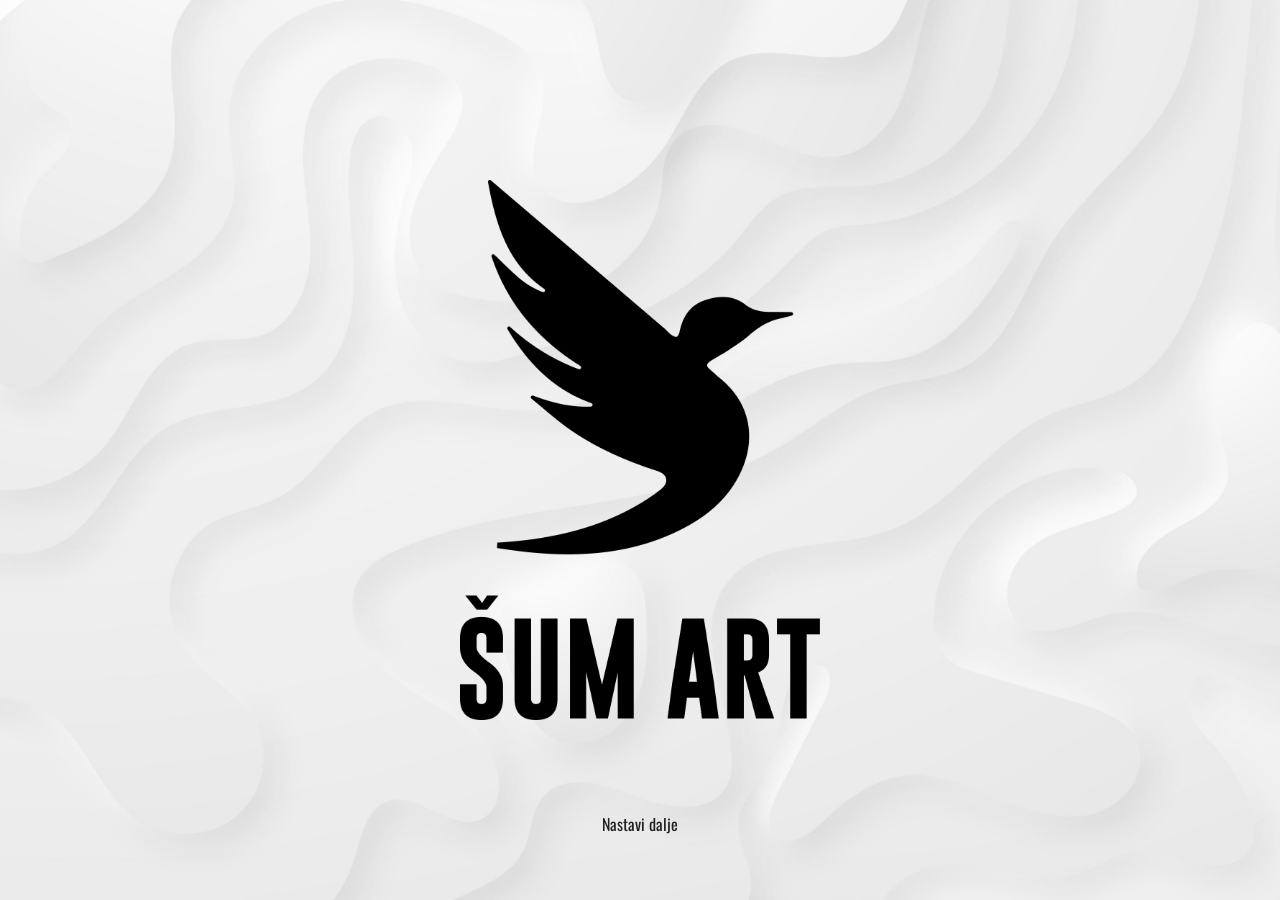
<file: index.html>
<!doctype html>
<html lang="sr">
  <head>
    <meta charset="utf-8">
    <meta name="viewport" content="width=device-width, initial-scale=1">
    <title>ŠumArt</title>
    <link rel="preconnect" href="https://fonts.googleapis.com">
    <link rel="preconnect" href="https://fonts.gstatic.com" crossorigin>
    <link href="https://fonts.googleapis.com/css2?family=EB+Garamond:ital,wght@0,400..800;1,400..800&family=Oswald:wght@400;500&display=swap" rel="stylesheet">
    <link rel="stylesheet" href="styles.css">
  </head>
  <body class="landing-page">
    <main class="intro" aria-label="ŠumArt početna strana">
      <section class="intro__stage">
        <img class="intro__logo" src="LOGO%202.png" alt="ŠumArt">
      </section>

      <button class="continue-button" type="button" id="continueButton">
        Nastavi dalje
      </button>
    </main>

    <script src="script.js"></script>
  </body>
</html>
</file>
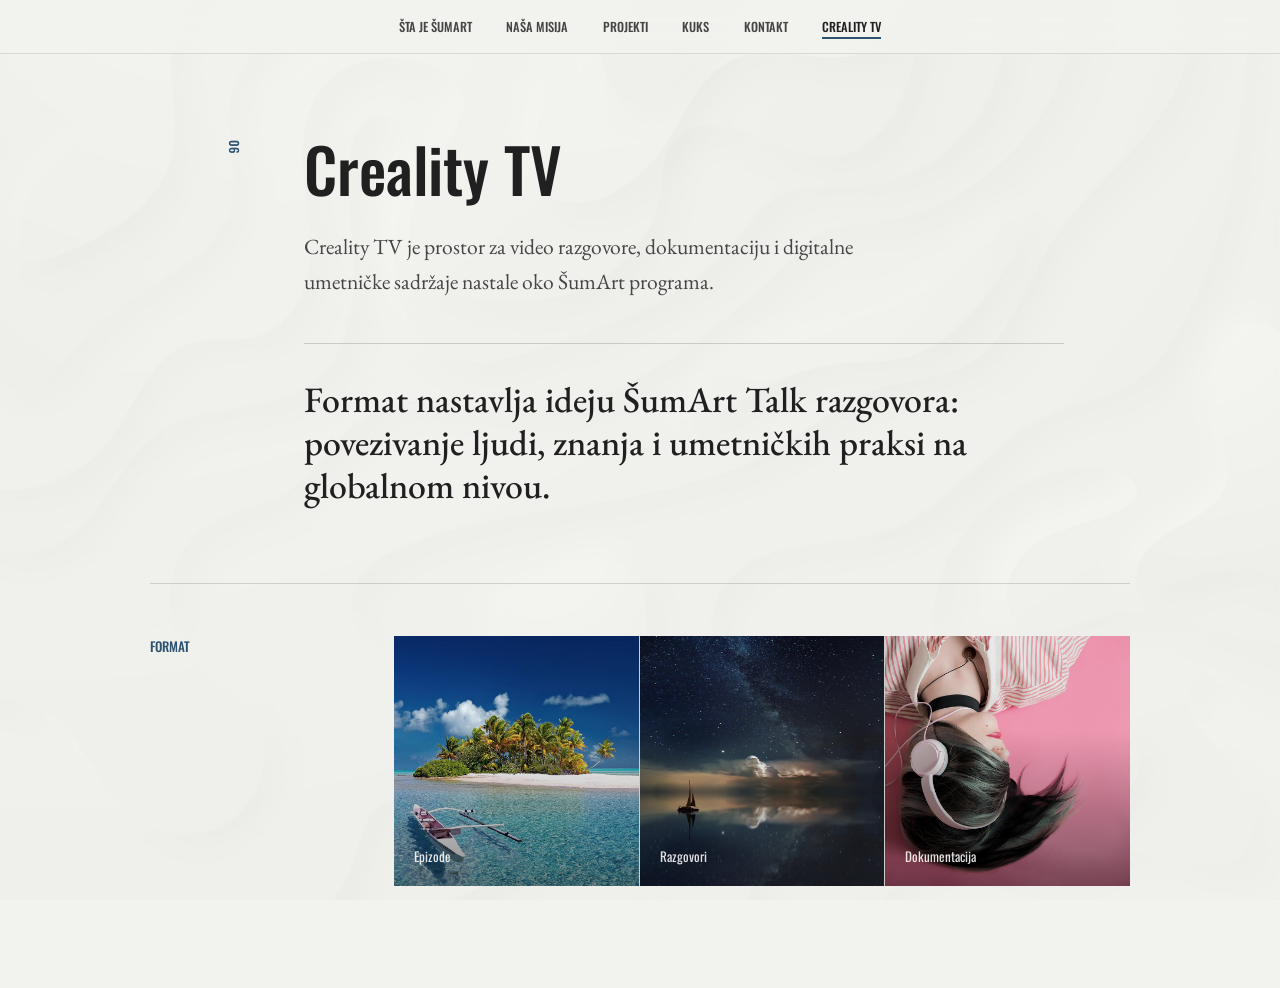
<file: creality-tv.html>
<!doctype html>
<html lang="sr">
  <head>
    <meta charset="utf-8">
    <meta name="viewport" content="width=device-width, initial-scale=1">
    <title>Creality TV | ŠumArt</title>
    <link rel="preconnect" href="https://fonts.googleapis.com">
    <link rel="preconnect" href="https://fonts.gstatic.com" crossorigin>
    <link href="https://fonts.googleapis.com/css2?family=EB+Garamond:ital,wght@0,400..800;1,400..800&family=Oswald:wght@400;500&display=swap" rel="stylesheet">
    <link rel="stylesheet" href="styles.css">
  </head>
  <body class="texture-page page-tv">
    <header class="site-header">
      <nav class="site-nav" aria-label="Glavna navigacija">
        <a href="sta-je-sumart.html">Šta je ŠumArt</a>
        <a href="nasa-misija.html">Naša misija</a>
        <a href="projekti.html">Projekti</a>
        <a href="kuks.html">KUKS</a>
        <a href="kontakt.html">Kontakt</a>
        <a class="is-active" href="creality-tv.html">Creality TV</a>
      </nav>
    </header>

    <main class="site-main">
      <article class="page-content page-content--stack">
        <p class="section-label">06</p>
        <div class="section-copy">
          <h1>Creality TV</h1>
          <p>Creality TV je prostor za video razgovore, dokumentaciju i digitalne umetničke sadržaje nastale oko ŠumArt programa.</p>
          <div class="editorial-note">Format nastavlja ideju ŠumArt Talk razgovora: povezivanje ljudi, znanja i umetničkih praksi na globalnom nivou.</div>
        </div>
      </article>

      <div class="page-blocks">
        <section class="content-grid">
          <h2 class="block-title">Format</h2>
          <div class="video-shelf" aria-label="Buduća video arhiva">
            <div class="video-slot">
              <img src="assets/images/pixabay-polynesia.jpg" alt="Pejzaž ostrva kao vizuel video programa">
              <span>Epizode</span>
            </div>
            <div class="video-slot">
              <img src="assets/images/pixabay-ocean.jpg" alt="More i horizont kao motiv razgovora">
              <span>Razgovori</span>
            </div>
            <div class="video-slot">
              <img src="assets/images/pixabay-girl.jpg" alt="Portret devojke kao vizuel dokumentacije">
              <span>Dokumentacija</span>
            </div>
          </div>
        </section>
      </div>
    </main>
    <script src="script.js"></script>
  </body>
</html>
</file>
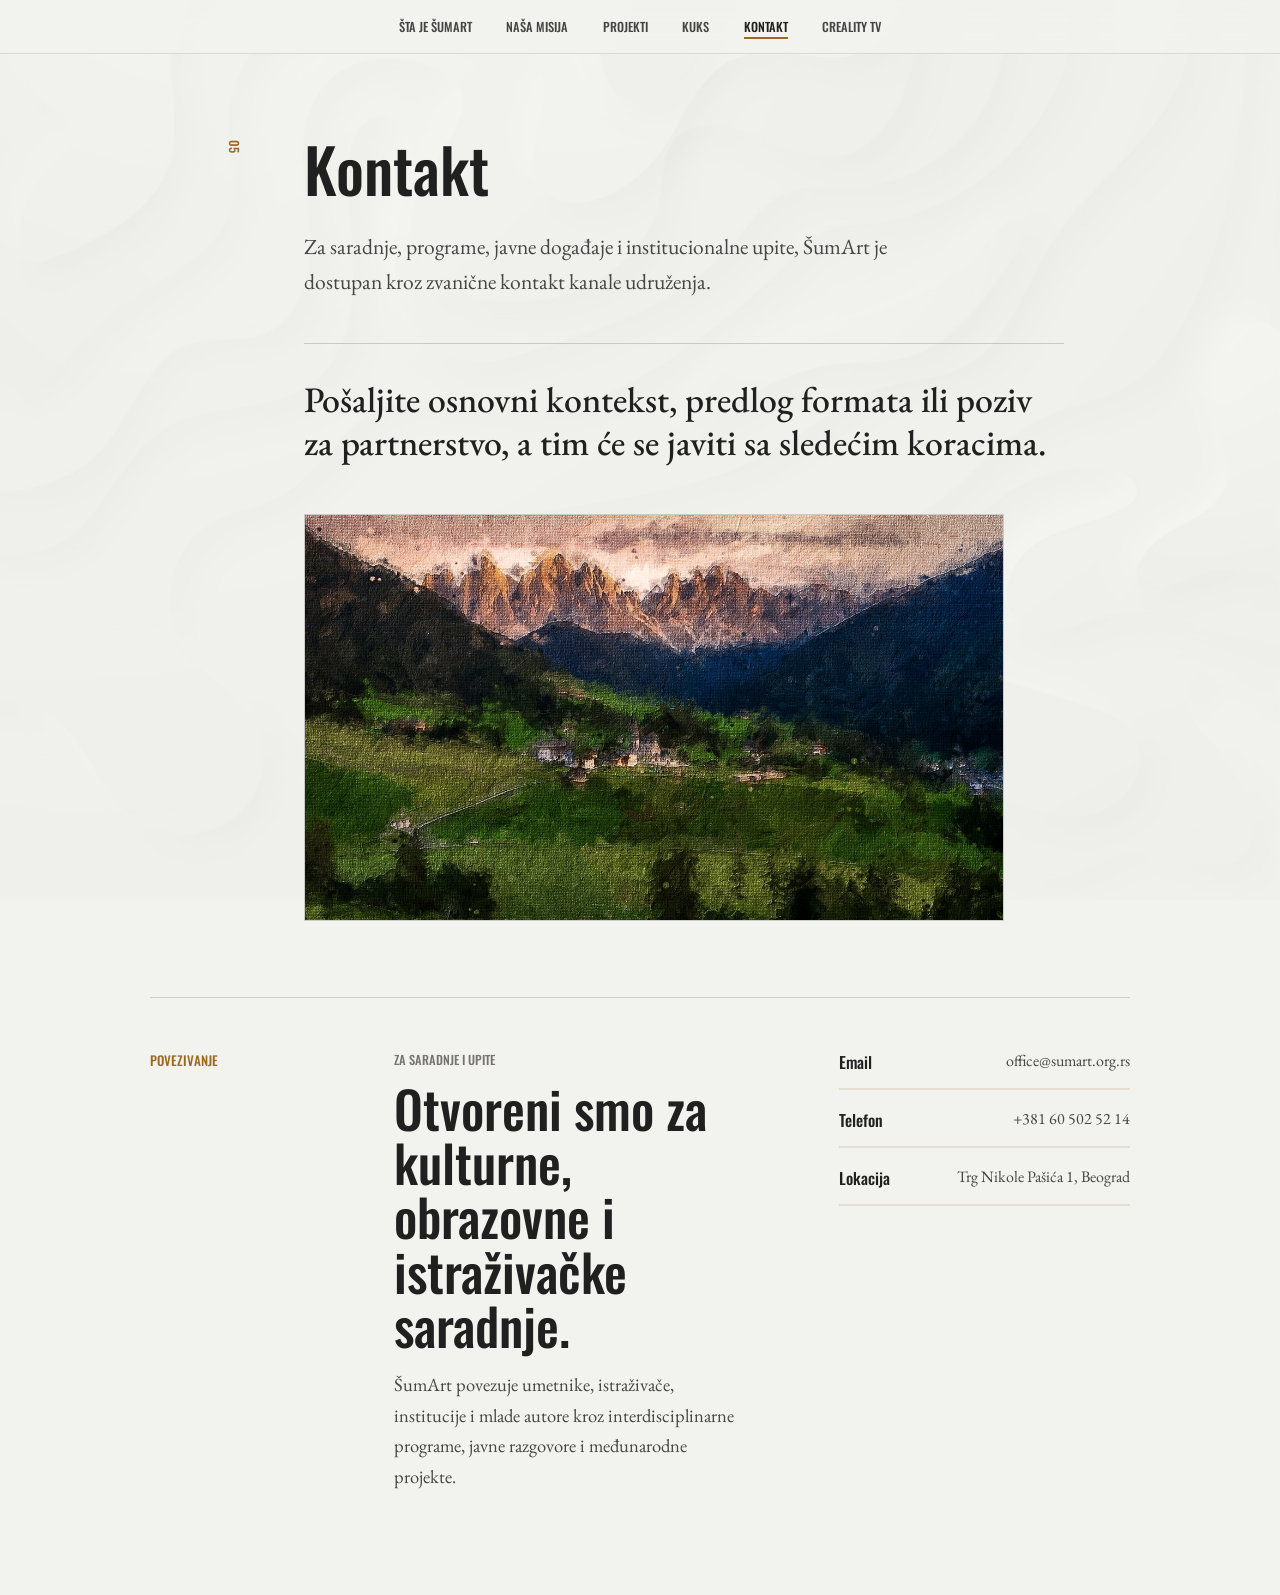
<file: kontakt.html>
<!doctype html>
<html lang="sr">
  <head>
    <meta charset="utf-8">
    <meta name="viewport" content="width=device-width, initial-scale=1">
    <title>Kontakt | ŠumArt</title>
    <link rel="preconnect" href="https://fonts.googleapis.com">
    <link rel="preconnect" href="https://fonts.gstatic.com" crossorigin>
    <link href="https://fonts.googleapis.com/css2?family=EB+Garamond:ital,wght@0,400..800;1,400..800&family=Oswald:wght@400;500&display=swap" rel="stylesheet">
    <link rel="stylesheet" href="styles.css">
  </head>
  <body class="texture-page page-contact">
    <header class="site-header">
      <nav class="site-nav" aria-label="Glavna navigacija">
        <a href="sta-je-sumart.html">Šta je ŠumArt</a>
        <a href="nasa-misija.html">Naša misija</a>
        <a href="projekti.html">Projekti</a>
        <a href="kuks.html">KUKS</a>
        <a class="is-active" href="kontakt.html">Kontakt</a>
        <a href="creality-tv.html">Creality TV</a>
      </nav>
    </header>

    <main class="site-main">
      <article class="page-content page-content--stack">
        <p class="section-label">05</p>
        <div class="section-copy">
          <h1>Kontakt</h1>
          <p>Za saradnje, programe, javne događaje i institucionalne upite, ŠumArt je dostupan kroz zvanične kontakt kanale udruženja.</p>
          <div class="editorial-note">Pošaljite osnovni kontekst, predlog formata ili poziv za partnerstvo, a tim će se javiti sa sledećim koracima.</div>
          <figure class="visual-frame visual-frame--wide">
            <img src="assets/images/pixabay-nature-watercolor.jpg" alt="Digitalna akvarel ilustracija planinskog pejzaža">
          </figure>
        </div>
      </article>

      <div class="page-blocks">
        <section class="content-grid">
          <h2 class="block-title">Povezivanje</h2>
          <div class="contact-panel">
            <div>
              <span class="block-kicker">Za saradnje i upite</span>
              <h2>Otvoreni smo za kulturne, obrazovne i istraživačke saradnje.</h2>
              <p>ŠumArt povezuje umetnike, istraživače, institucije i mlade autore kroz interdisciplinarne programe, javne razgovore i međunarodne projekte.</p>
            </div>
            <div class="contact-lines">
              <a href="mailto:office@sumart.org.rs"><b>Email</b> office@sumart.org.rs</a>
              <a href="tel:+381605025214"><b>Telefon</b> +381 60 502 52 14</a>
              <span><b>Lokacija</b> Trg Nikole Pašića 1, Beograd</span>
            </div>
          </div>
        </section>
      </div>
    </main>
    <script src="script.js"></script>
  </body>
</html>
</file>
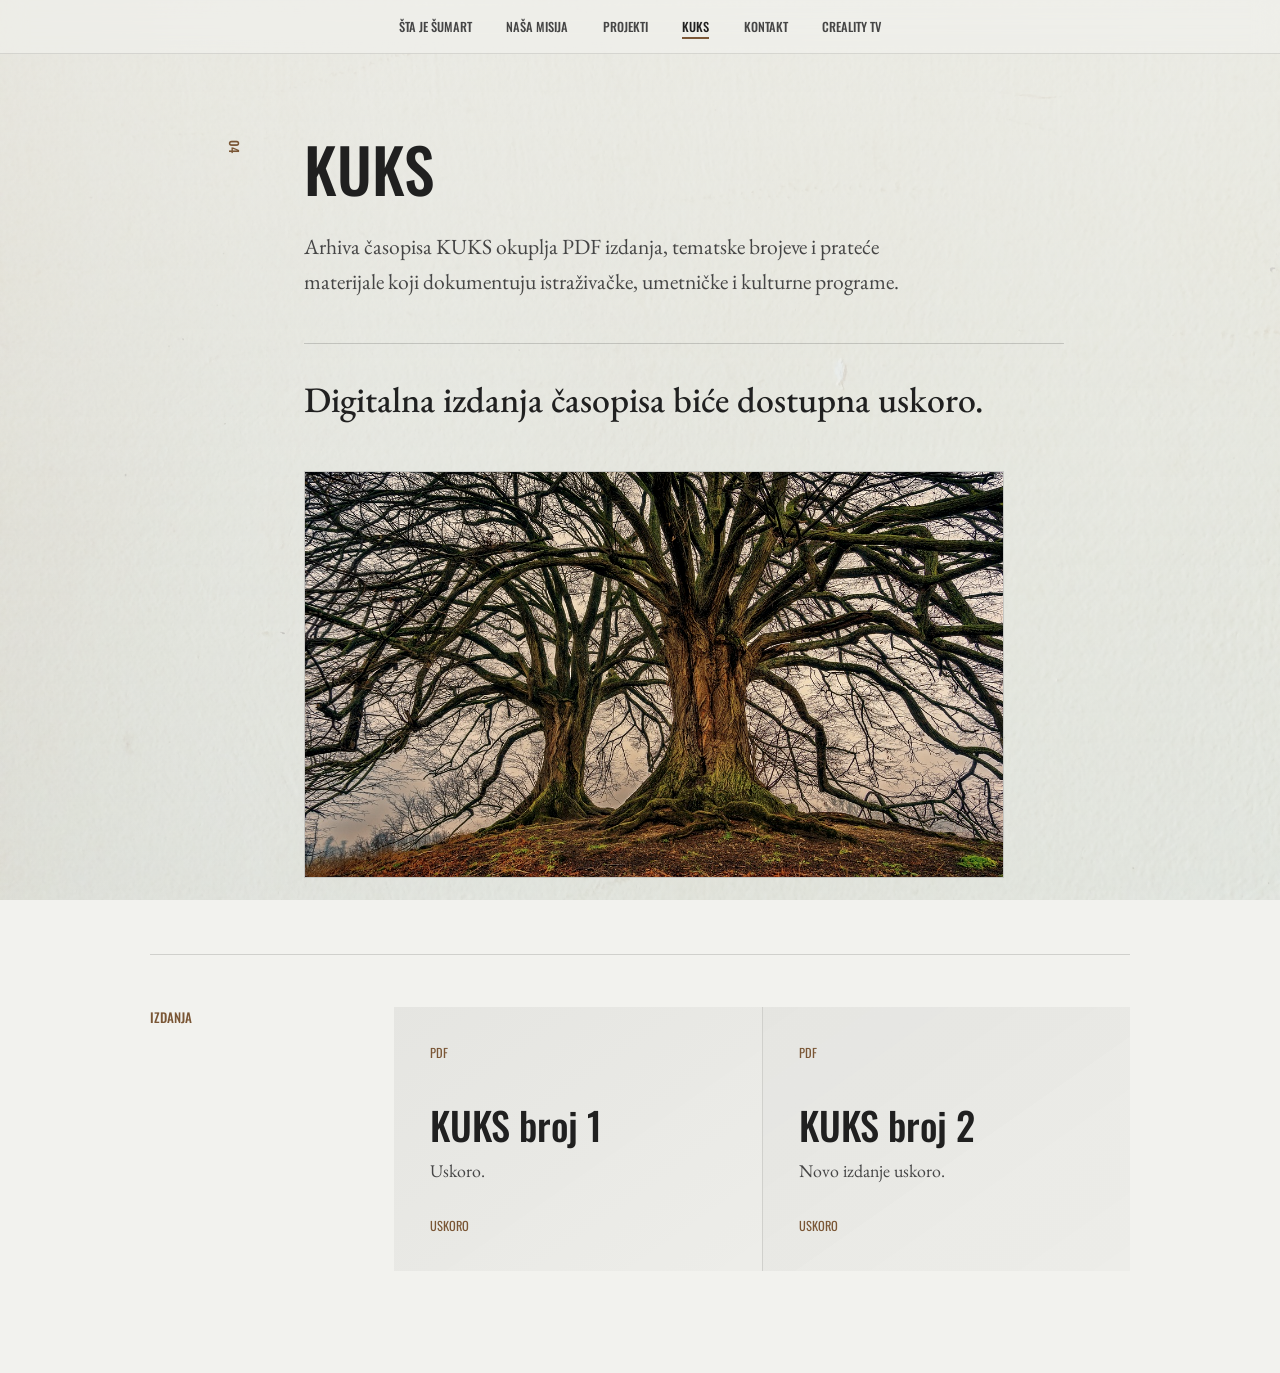
<file: kuks.html>
<!doctype html>
<html lang="sr">
  <head>
    <meta charset="utf-8">
    <meta name="viewport" content="width=device-width, initial-scale=1">
    <title>KUKS | ŠumArt</title>
    <link rel="preconnect" href="https://fonts.googleapis.com">
    <link rel="preconnect" href="https://fonts.gstatic.com" crossorigin>
    <link href="https://fonts.googleapis.com/css2?family=EB+Garamond:ital,wght@0,400..800;1,400..800&family=Oswald:wght@400;500&display=swap" rel="stylesheet">
    <link rel="stylesheet" href="styles.css">
  </head>
  <body class="image-page page-kuks">
    <header class="site-header">
      <nav class="site-nav" aria-label="Glavna navigacija">
        <a href="sta-je-sumart.html">Šta je ŠumArt</a>
        <a href="nasa-misija.html">Naša misija</a>
        <a href="projekti.html">Projekti</a>
        <a class="is-active" href="kuks.html">KUKS</a>
        <a href="kontakt.html">Kontakt</a>
        <a href="creality-tv.html">Creality TV</a>
      </nav>
    </header>

    <main class="site-main">
      <article class="page-content page-content--stack">
        <p class="section-label">04</p>
        <div class="section-copy">
          <h1>KUKS</h1>
          <p>Arhiva časopisa KUKS okuplja PDF izdanja, tematske brojeve i prateće materijale koji dokumentuju istraživačke, umetničke i kulturne programe.</p>
          <div class="editorial-note">Digitalna izdanja časopisa biće dostupna uskoro.</div>
          <figure class="visual-frame visual-frame--wide">
            <img src="assets/images/pixabay-tree.jpg" alt="Svetlo drvo kao miran vizuel arhive">
          </figure>
        </div>
      </article>

      <div class="page-blocks">
        <section class="content-grid">
          <h2 class="block-title">Izdanja</h2>
          <div class="journal-shelf" aria-label="PDF izdanja časopisa KUKS">
            <article class="journal-card">
              <span class="journal-card__meta">PDF</span>
              <h2>KUKS broj 1</h2>
              <p>Uskoro.</p>
              <span class="journal-card__status">Uskoro</span>
            </article>
            <article class="journal-card">
              <span class="journal-card__meta">PDF</span>
              <h2>KUKS broj 2</h2>
              <p>Novo izdanje uskoro.</p>
              <span class="journal-card__status">Uskoro</span>
            </article>
          </div>
        </section>
      </div>
    </main>
    <script src="script.js"></script>
  </body>
</html>
</file>
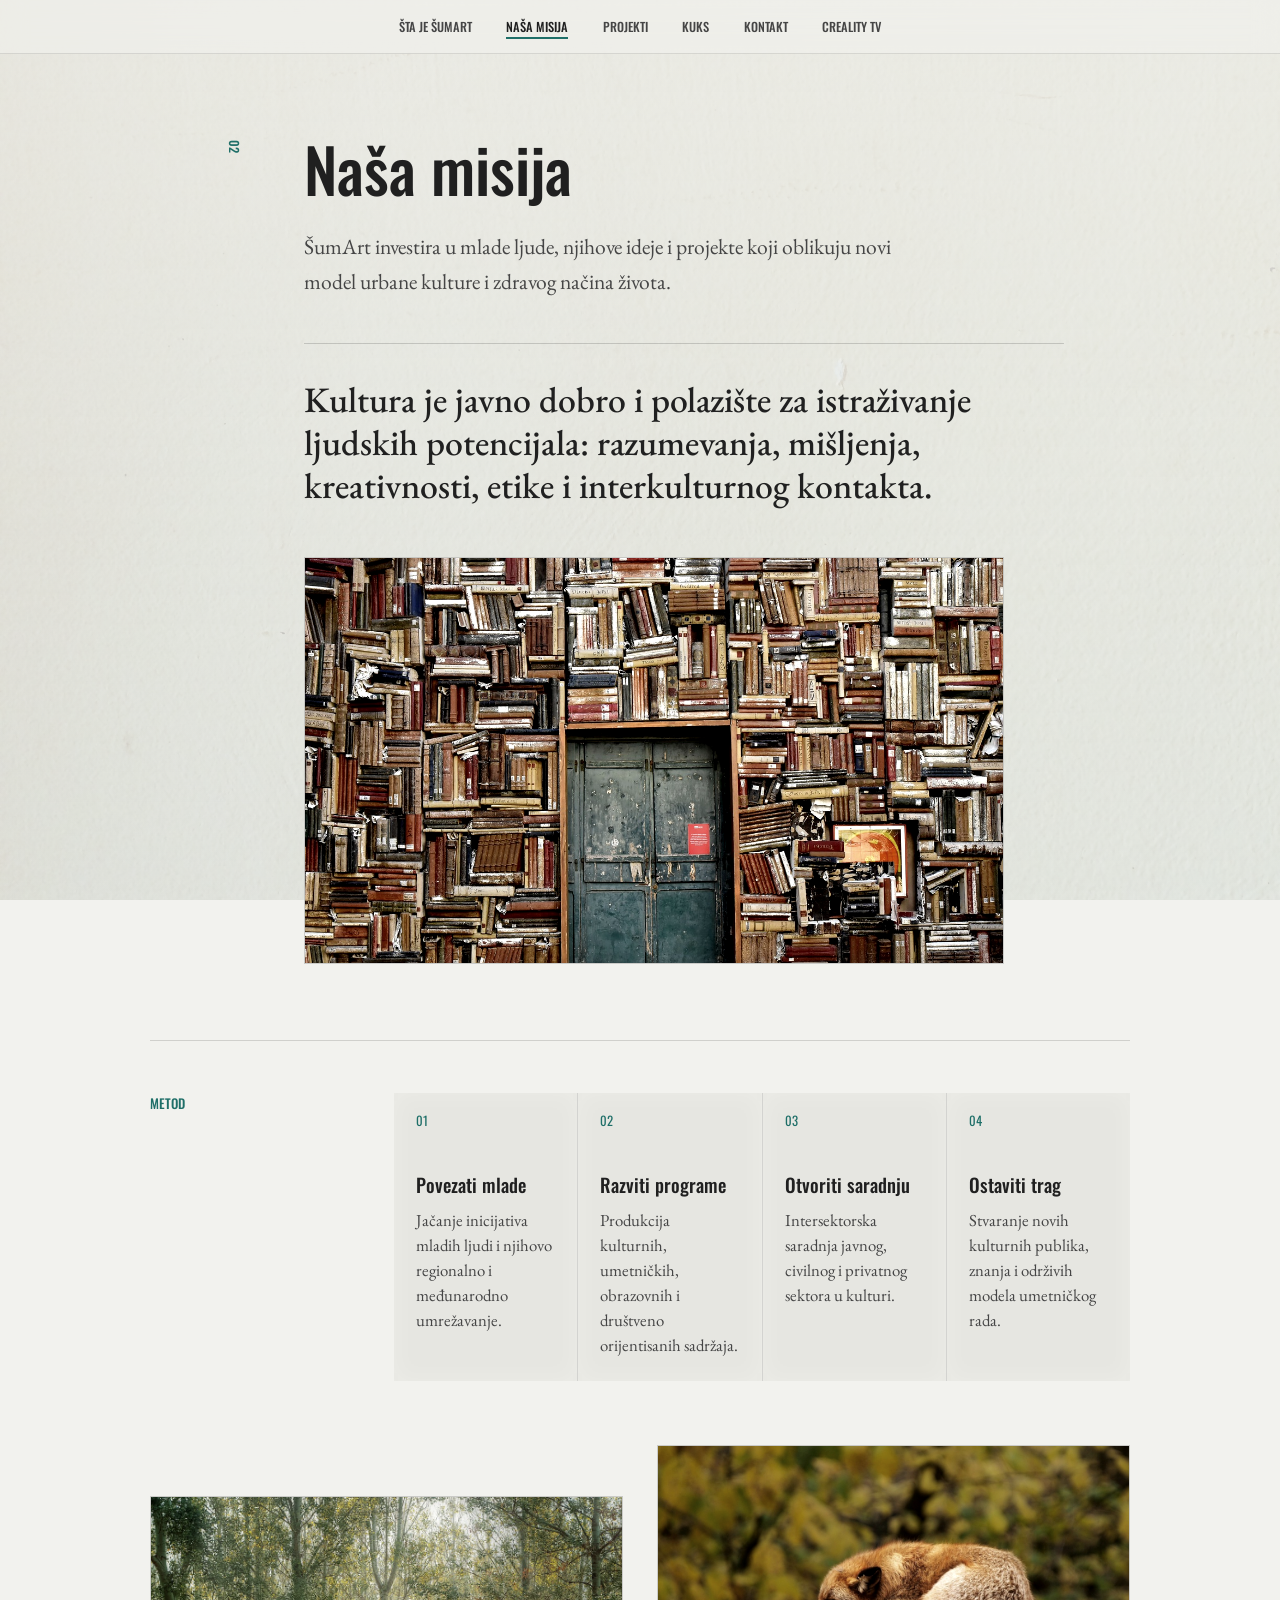
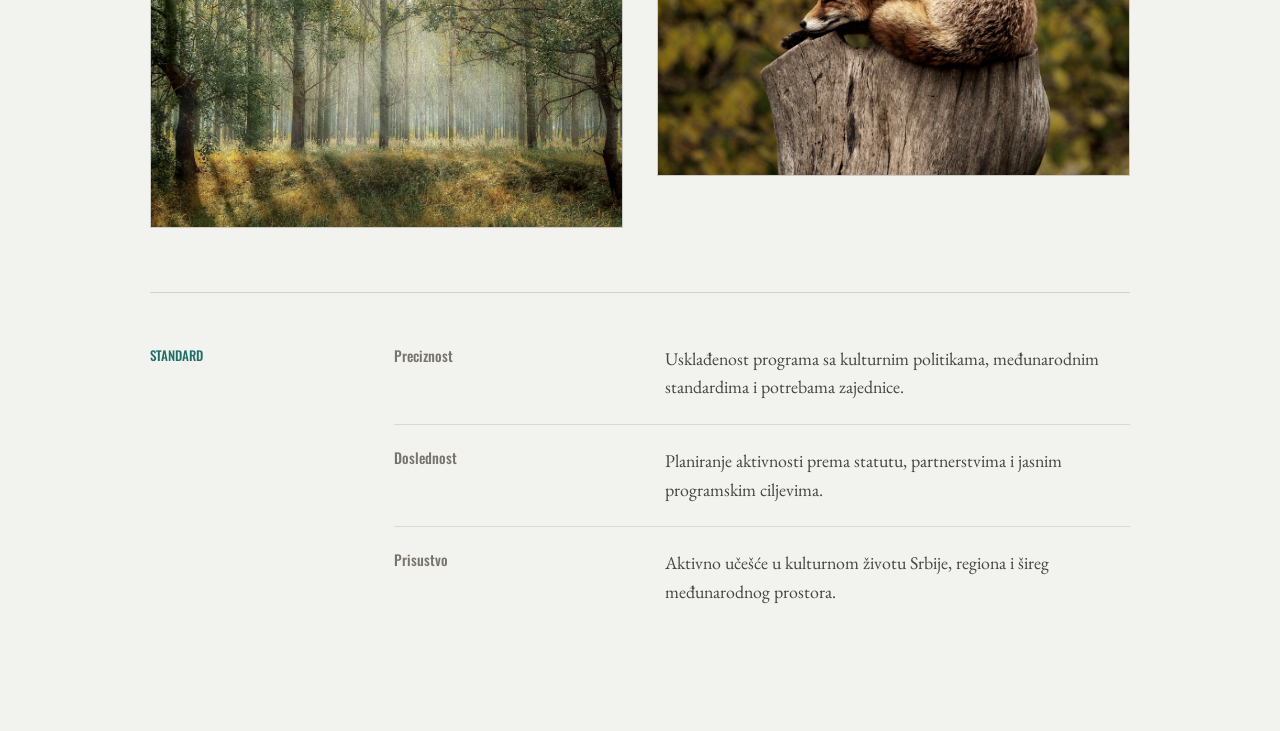
<file: nasa-misija.html>
<!doctype html>
<html lang="sr">
  <head>
    <meta charset="utf-8">
    <meta name="viewport" content="width=device-width, initial-scale=1">
    <title>Naša misija | ŠumArt</title>
    <link rel="preconnect" href="https://fonts.googleapis.com">
    <link rel="preconnect" href="https://fonts.gstatic.com" crossorigin>
    <link href="https://fonts.googleapis.com/css2?family=EB+Garamond:ital,wght@0,400..800;1,400..800&family=Oswald:wght@400;500&display=swap" rel="stylesheet">
    <link rel="stylesheet" href="styles.css">
  </head>
  <body class="image-page page-mission">
    <header class="site-header">
      <nav class="site-nav" aria-label="Glavna navigacija">
        <a href="sta-je-sumart.html">Šta je ŠumArt</a>
        <a class="is-active" href="nasa-misija.html">Naša misija</a>
        <a href="projekti.html">Projekti</a>
        <a href="kuks.html">KUKS</a>
        <a href="kontakt.html">Kontakt</a>
        <a href="creality-tv.html">Creality TV</a>
      </nav>
    </header>

    <main class="site-main">
      <article class="page-content page-content--stack">
        <p class="section-label">02</p>
        <div class="section-copy">
          <h1>Naša misija</h1>
          <p>ŠumArt investira u mlade ljude, njihove ideje i projekte koji oblikuju novi model urbane kulture i zdravog načina života.</p>
          <div class="editorial-note">Kultura je javno dobro i polazište za istraživanje ljudskih potencijala: razumevanja, mišljenja, kreativnosti, etike i interkulturnog kontakta.</div>
          <figure class="visual-frame visual-frame--wide">
            <img src="assets/images/pixabay-books.jpg" alt="Knjige i cvetovi kao simbol znanja i kulture">
          </figure>
        </div>
      </article>

      <div class="page-blocks">
        <section class="content-grid">
          <h2 class="block-title">Metod</h2>
          <div class="method-grid">
            <div>
              <span>01</span>
              <strong>Povezati mlade</strong>
              <p>Jačanje inicijativa mladih ljudi i njihovo regionalno i međunarodno umrežavanje.</p>
            </div>
            <div>
              <span>02</span>
              <strong>Razviti programe</strong>
              <p>Produkcija kulturnih, umetničkih, obrazovnih i društveno orijentisanih sadržaja.</p>
            </div>
            <div>
              <span>03</span>
              <strong>Otvoriti saradnju</strong>
              <p>Intersektorska saradnja javnog, civilnog i privatnog sektora u kulturi.</p>
            </div>
            <div>
              <span>04</span>
              <strong>Ostaviti trag</strong>
              <p>Stvaranje novih kulturnih publika, znanja i održivih modela umetničkog rada.</p>
            </div>
          </div>
        </section>

        <section class="visual-strip visual-strip--offset" aria-label="Vizuelni materijali">
          <figure class="visual-frame">
            <img src="assets/images/pixabay-forest.jpg" alt="Šumski pejzaž kao simbol javnog dobra">
          </figure>
          <figure class="visual-frame">
            <img src="assets/images/pixabay-fox.jpg" alt="Ilustrativni pejzaž sa lisicom u toplom koloritu">
          </figure>
        </section>

        <section class="content-grid">
          <h2 class="block-title">Standard</h2>
          <ul class="quiet-list">
            <li>
              <span class="item-label">Preciznost</span>
              <span class="item-copy">Usklađenost programa sa kulturnim politikama, međunarodnim standardima i potrebama zajednice.</span>
            </li>
            <li>
              <span class="item-label">Doslednost</span>
              <span class="item-copy">Planiranje aktivnosti prema statutu, partnerstvima i jasnim programskim ciljevima.</span>
            </li>
            <li>
              <span class="item-label">Prisustvo</span>
              <span class="item-copy">Aktivno učešće u kulturnom životu Srbije, regiona i šireg međunarodnog prostora.</span>
            </li>
          </ul>
        </section>
      </div>
    </main>
    <script src="script.js"></script>
  </body>
</html>
</file>
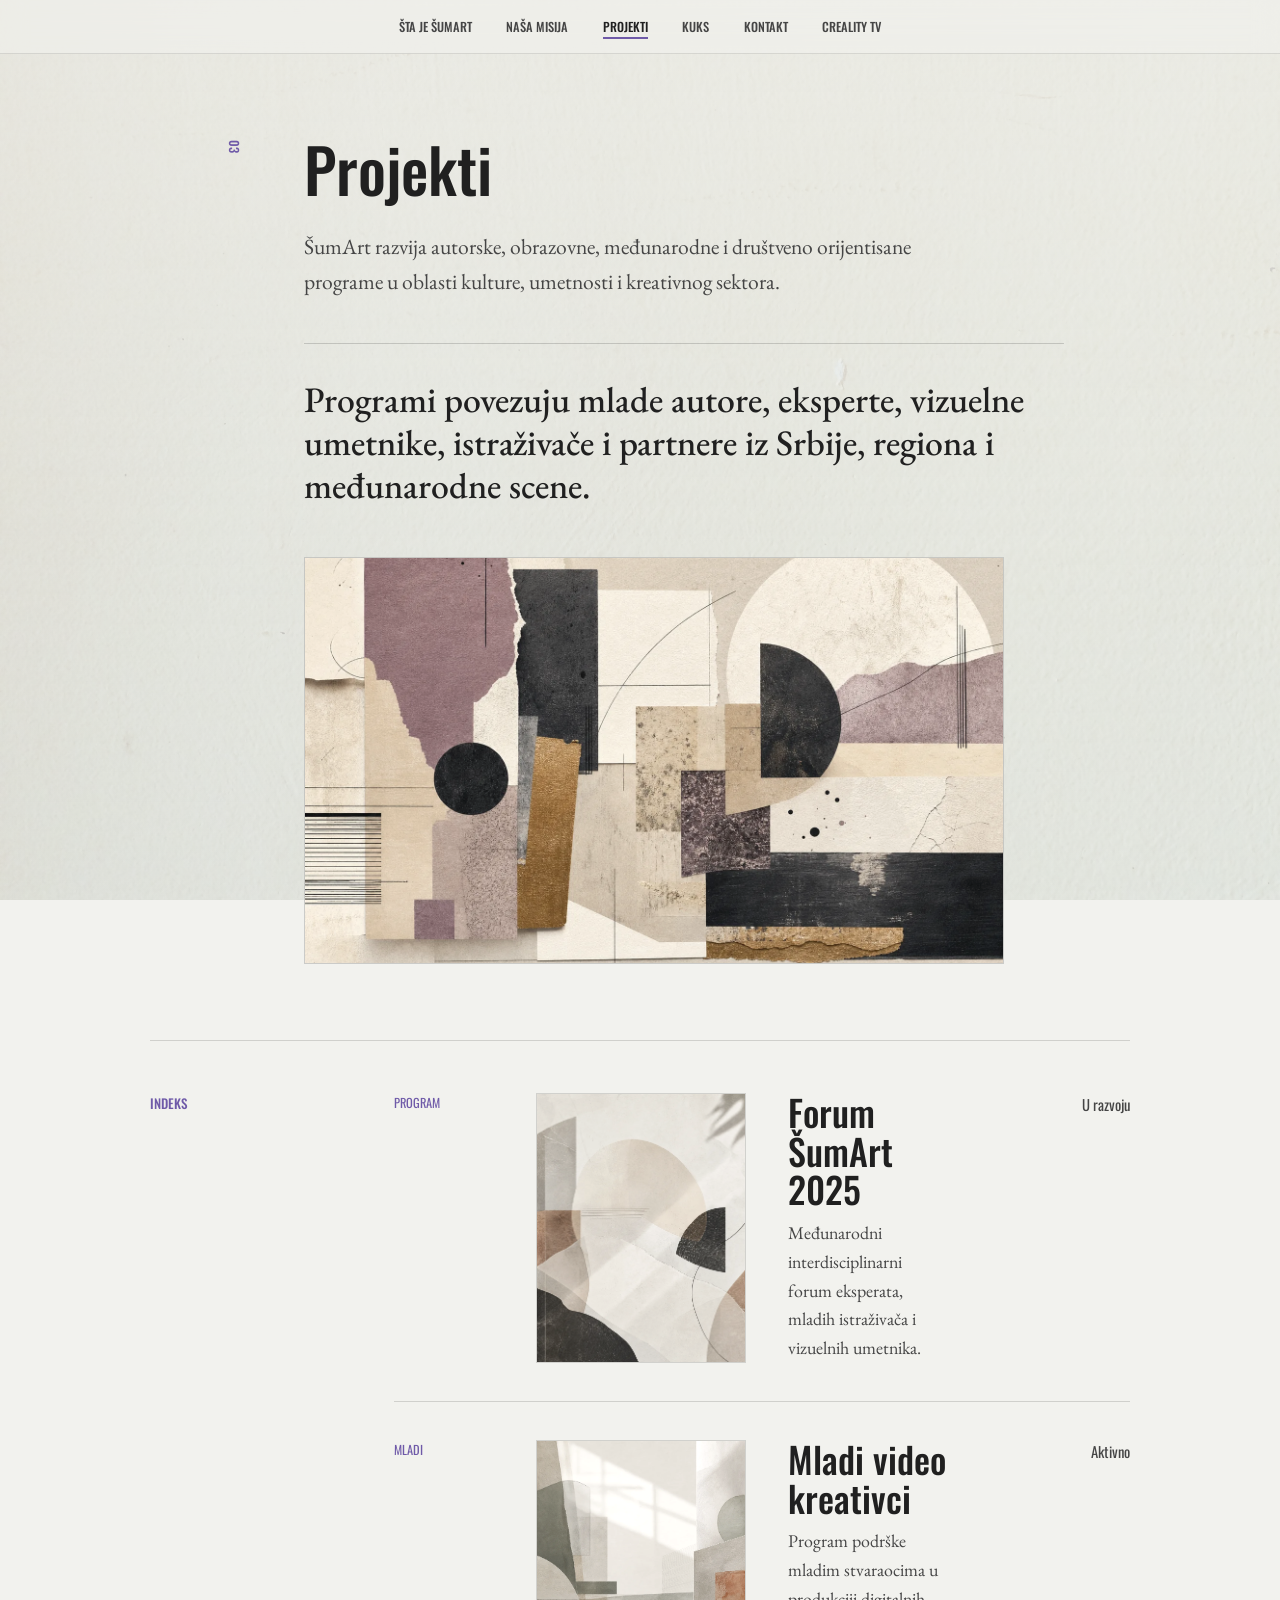
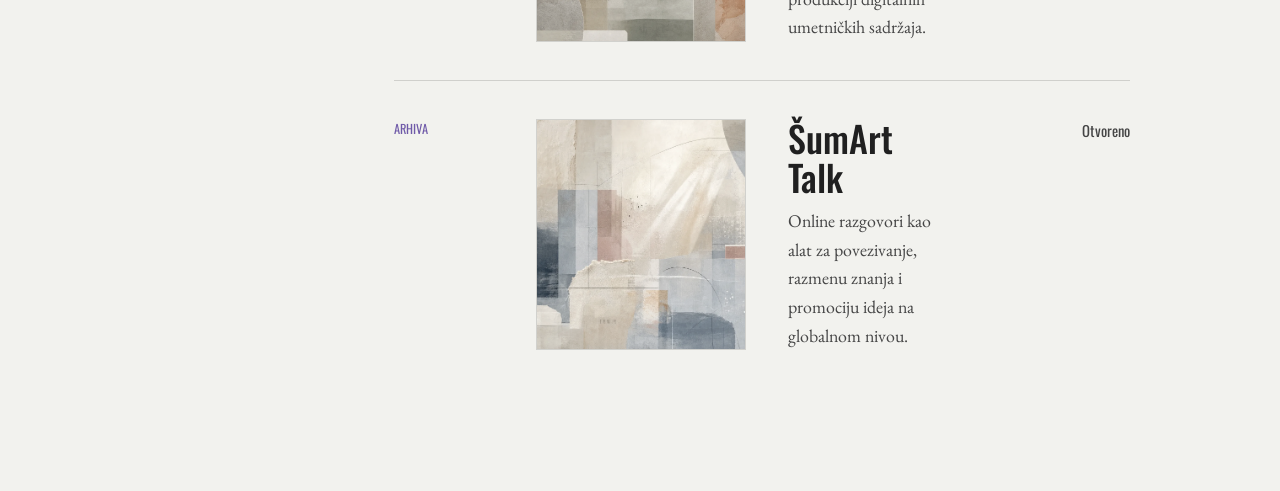
<file: projekti.html>
<!doctype html>
<html lang="sr">
  <head>
    <meta charset="utf-8">
    <meta name="viewport" content="width=device-width, initial-scale=1">
    <title>Projekti | ŠumArt</title>
    <link rel="preconnect" href="https://fonts.googleapis.com">
    <link rel="preconnect" href="https://fonts.gstatic.com" crossorigin>
    <link href="https://fonts.googleapis.com/css2?family=EB+Garamond:ital,wght@0,400..800;1,400..800&family=Oswald:wght@400;500&display=swap" rel="stylesheet">
    <link rel="stylesheet" href="styles.css">
  </head>
  <body class="image-page page-projects">
    <header class="site-header">
      <nav class="site-nav" aria-label="Glavna navigacija">
        <a href="sta-je-sumart.html">Šta je ŠumArt</a>
        <a href="nasa-misija.html">Naša misija</a>
        <a class="is-active" href="projekti.html">Projekti</a>
        <a href="kuks.html">KUKS</a>
        <a href="kontakt.html">Kontakt</a>
        <a href="creality-tv.html">Creality TV</a>
      </nav>
    </header>

    <main class="site-main">
      <article class="page-content page-content--stack">
        <p class="section-label">03</p>
        <div class="section-copy">
          <h1>Projekti</h1>
          <p>ŠumArt razvija autorske, obrazovne, međunarodne i društveno orijentisane programe u oblasti kulture, umetnosti i kreativnog sektora.</p>
          <div class="editorial-note">Programi povezuju mlade autore, eksperte, vizuelne umetnike, istraživače i partnere iz Srbije, regiona i međunarodne scene.</div>
          <figure class="visual-frame visual-frame--wide">
            <img src="assets/abstract/abstract-03.webp" alt="Apstraktni vizuelni prikaz ŠumArt projekata i programa">
          </figure>
        </div>
      </article>

      <div class="page-blocks">
        <section class="content-grid">
          <h2 class="block-title">Indeks</h2>
          <div class="project-index">
            <article>
              <span class="meta">Program</span>
              <figure class="project-thumb">
                <img src="assets/abstract/abstract-01.webp" alt="Apstraktni vizuelni prikaz foruma ŠumArt">
              </figure>
              <div>
                <h2>Forum ŠumArt 2025</h2>
                <p>Međunarodni interdisciplinarni forum eksperata, mladih istraživača i vizuelnih umetnika.</p>
              </div>
              <span class="status">U razvoju</span>
            </article>
            <article>
              <span class="meta">Mladi</span>
              <figure class="project-thumb">
                <img src="assets/abstract/abstract-02.webp" alt="Apstraktni vizuelni prikaz programa za mlade video kreativce">
              </figure>
              <div>
                <h2>Mladi video kreativci</h2>
                <p>Program podrške mladim stvaraocima u produkciji digitalnih umetničkih sadržaja.</p>
              </div>
              <span class="status">Aktivno</span>
            </article>
            <article>
              <span class="meta">Arhiva</span>
              <figure class="project-thumb">
                <img src="assets/abstract/abstract-04.webp" alt="Apstraktni vizuelni prikaz ŠumArt razgovora i online arhive">
              </figure>
              <div>
                <h2>ŠumArt Talk</h2>
                <p>Online razgovori kao alat za povezivanje, razmenu znanja i promociju ideja na globalnom nivou.</p>
              </div>
              <span class="status">Otvoreno</span>
            </article>
          </div>
        </section>
      </div>
    </main>
    <script src="script.js"></script>
  </body>
</html>
</file>
<file: styles.css>
:root {
  --ink: #202020;
  --soft-ink: #454545;
  --paper: #f2f2ee;
  --quiet: #77746e;
  --accent: #8f6f3d;
  --accent-soft: rgba(143, 111, 61, 0.16);
  --line: rgba(32, 32, 32, 0.2);
  --shadow: rgba(22, 22, 18, 0.16);
}

* {
  box-sizing: border-box;
}

html,
body {
  min-height: 100%;
  overflow-x: clip;
  scroll-behavior: smooth;
}

body {
  margin: 0;
  color: var(--ink);
  font-family: "EB Garamond", Georgia, serif;
  background: var(--paper);
}

body:not(.landing-page) {
  animation: pageReveal 680ms cubic-bezier(0.22, 1, 0.36, 1) both;
}

body.landing-page {
  width: 100%;
  height: 100svh;
  overflow: hidden;
}

.page-about {
  --accent: #9a3830;
  --accent-soft: rgba(154, 56, 48, 0.16);
}

.page-mission {
  --accent: #1f6f68;
  --accent-soft: rgba(31, 111, 104, 0.16);
}

.page-projects {
  --accent: #6f5aa8;
  --accent-soft: rgba(111, 90, 168, 0.16);
}

.page-kuks {
  --accent: #7a5635;
  --accent-soft: rgba(122, 86, 53, 0.15);
}

.page-contact {
  --accent: #9a6b1f;
  --accent-soft: rgba(154, 107, 31, 0.14);
}

.page-tv {
  --accent: #2c526f;
  --accent-soft: rgba(44, 82, 111, 0.14);
}

body.image-page {
  position: relative;
  background: var(--paper);
  isolation: isolate;
}

body.image-page::before {
  position: fixed;
  inset: 0;
  z-index: -2;
  content: "";
  background-image: url("pozadina2.jpg");
  background-position: center;
  background-size: cover;
}

body.image-page::after {
  position: fixed;
  inset: 0;
  z-index: -1;
  content: "";
  background:
    linear-gradient(180deg, rgba(242, 242, 238, 0.86), rgba(242, 242, 238, 0.7)),
    rgba(242, 242, 238, 0.24);
}

body.texture-page {
  position: relative;
  background: var(--paper);
  isolation: isolate;
}

body.texture-page::before {
  position: fixed;
  inset: 0;
  z-index: -2;
  content: "";
  background-image: url("pozadina.jpg");
  background-position: center;
  background-size: cover;
}

body.texture-page::after {
  position: fixed;
  inset: 0;
  z-index: -1;
  content: "";
  background: rgba(242, 242, 238, 0.72);
}

a {
  color: inherit;
  text-decoration: none;
}

.page-transition {
  position: fixed;
  inset: 0;
  z-index: 100;
  pointer-events: none;
  background:
    linear-gradient(180deg, rgba(242, 242, 238, 0.96), rgba(242, 242, 238, 0.9)),
    var(--paper);
  opacity: 0;
  transform: scaleY(0);
  transition:
    opacity 620ms ease,
    transform 760ms cubic-bezier(0.76, 0, 0.24, 1);
}

.is-transitioning-forward .page-transition {
  opacity: 1;
  transform: scaleY(1);
  transform-origin: bottom;
}

.is-transitioning-back .page-transition {
  opacity: 1;
  transform: scaleY(1);
  transform-origin: top;
}

button {
  font: inherit;
}

.intro {
  position: relative;
  display: grid;
  width: 100%;
  height: 100svh;
  min-height: 0;
  overflow: hidden;
  place-items: center;
  isolation: isolate;
  transition:
    filter 900ms ease,
    transform 900ms ease;
}

.intro::before {
  position: absolute;
  inset: 0;
  z-index: -1;
  content: "";
  background-image: url("pozadina.jpg");
  background-position: center;
  background-repeat: no-repeat;
  background-size: cover;
  transition: opacity 900ms ease, filter 900ms ease;
}

.intro::after {
  position: absolute;
  inset: 0;
  z-index: 3;
  content: "";
  pointer-events: none;
  background: var(--paper);
  opacity: 0;
  transform: scaleY(0);
  transform-origin: bottom;
  transition:
    opacity 760ms ease,
    transform 900ms cubic-bezier(0.76, 0, 0.24, 1);
}

.intro__stage {
  position: relative;
  z-index: 2;
  display: grid;
  width: min(70vw, 430px);
  min-height: 260px;
  place-items: center;
  padding: 28px;
}

.intro__logo {
  display: block;
  width: min(100%, 360px);
  height: auto;
  opacity: 0;
  transform: translateY(10px);
  animation: logoFadeIn 1.2s ease-out 0.2s forwards;
}

.intro__next {
  max-width: 460px;
  text-align: center;
  opacity: 0;
  transform: translateY(12px);
  animation: panelFadeIn 0.5s ease-out forwards;
}

.intro__next h1 {
  margin: 0 0 10px;
  font-size: clamp(2rem, 6vw, 4.5rem);
  font-weight: 650;
  line-height: 1;
}

.intro__next p {
  margin: 0;
  color: var(--soft-ink);
  font-size: clamp(1rem, 2.5vw, 1.25rem);
}

.continue-button {
  position: fixed;
  z-index: 2;
  right: 50%;
  bottom: clamp(26px, 6vh, 62px);
  min-height: 44px;
  padding: 6px 0;
  border: 0;
  color: var(--ink);
  background: transparent;
  cursor: pointer;
  font-family: Oswald, Arial Narrow, sans-serif;
  transform: translateX(50%);
  opacity: 0;
  animation: buttonFadeIn 0.65s ease-out 1s forwards;
  letter-spacing: 0;
  transition:
    color 180ms ease,
    opacity 180ms ease,
    transform 180ms ease;
}

.continue-button:hover {
  color: var(--soft-ink);
  transform: translateX(50%) translateY(-2px);
}

.continue-button:focus-visible {
  outline: 1px solid currentColor;
  outline-offset: 6px;
}

.intro.is-leaving .intro__logo {
  animation: logoFadeOut 0.72s ease-in forwards;
}

.intro.is-leaving .continue-button {
  pointer-events: none;
  animation: buttonFadeOut 0.55s ease-in forwards;
}

.intro.is-leaving {
  filter: saturate(0.84) blur(1px);
  transform: scale(1.015);
}

.intro.is-leaving::before {
  filter: blur(1px);
  opacity: 0.72;
}

.intro.is-leaving::after {
  opacity: 1;
  transform: scaleY(1);
}

.site-header {
  position: sticky;
  top: 0;
  z-index: 10;
  display: flex;
  align-items: center;
  justify-content: center;
  min-height: 54px;
  padding: 10px clamp(18px, 4vw, 48px);
  border-bottom: 1px solid rgba(32, 32, 32, 0.12);
  background: rgba(242, 242, 238, 0.88);
  backdrop-filter: blur(12px);
}

.image-page .site-header {
  background: rgba(242, 242, 238, 0.54);
}

.site-nav {
  display: flex;
  align-items: center;
  justify-content: center;
  gap: clamp(16px, 2.7vw, 38px);
  color: var(--soft-ink);
  font-family: Oswald, Arial Narrow, sans-serif;
  font-size: 0.78rem;
  font-weight: 500;
  text-transform: uppercase;
}

.site-nav a {
  position: relative;
  padding: 6px 0;
  transition: color 160ms ease;
}

.site-nav a::after {
  position: absolute;
  right: 0;
  bottom: 3px;
  left: 0;
  height: 2px;
  content: "";
  background: var(--accent);
  transform: scaleX(0);
  transform-origin: left;
  transition: transform 160ms ease;
}

.site-nav a:hover::after,
.site-nav a:focus-visible::after,
.site-nav a.is-active::after {
  transform: scaleX(1);
}

.site-nav a:hover,
.site-nav a:focus-visible,
.site-nav a.is-active {
  color: var(--ink);
}

.site-main {
  position: relative;
  width: min(980px, calc(100% - 40px));
  margin: 0 auto;
}

.site-main::before {
  display: none;
}

.page-content {
  display: grid;
  grid-template-columns: minmax(54px, 90px) minmax(0, 1fr);
  gap: clamp(22px, 5vw, 64px);
  min-height: calc(100vh - 54px);
  padding: clamp(52px, 7vw, 86px) 0 clamp(46px, 6vw, 76px);
  animation: pageEnter 700ms ease-out both;
}

.page-content--stack {
  align-content: start;
  min-height: 0;
}

.section-label {
  margin: 0;
  color: var(--accent);
  font-family: Oswald, Arial Narrow, sans-serif;
  font-size: 0.78rem;
  font-weight: 500;
  line-height: 1;
  text-transform: uppercase;
  writing-mode: vertical-rl;
}

.section-copy {
  align-self: center;
  width: min(100%, 820px);
}

.section-copy h1,
.section-copy h2 {
  max-width: 760px;
  margin: 0 0 clamp(18px, 3vw, 30px);
  font-family: Oswald, Arial Narrow, sans-serif;
  font-size: clamp(2.15rem, 4.8vw, 4.35rem);
  font-weight: 500;
  line-height: 0.96;
}

.section-copy p {
  max-width: 620px;
  margin: 0;
  padding-left: 0;
  border-left: 0;
  color: var(--soft-ink);
  font-size: clamp(1.12rem, 1.9vw, 1.35rem);
  line-height: 1.62;
}

.editorial-note {
  max-width: 760px;
  margin: clamp(26px, 4vw, 44px) 0 0;
  padding: clamp(20px, 4vw, 34px) 0 0;
  border: 0;
  border-top: 1px solid rgba(32, 32, 32, 0.18);
  color: var(--ink);
  background: transparent;
  font-size: clamp(1.35rem, 2.8vw, 2.25rem);
  font-weight: 500;
  line-height: 1.2;
  backdrop-filter: none;
}

.visual-frame {
  position: relative;
  display: grid;
  width: 100%;
  margin: 0;
  overflow: hidden;
  background: rgba(242, 242, 238, 0.62);
  border: 1px solid rgba(32, 32, 32, 0.18);
  box-shadow: none;
}

.visual-frame::after {
  display: none;
}

.visual-frame::before {
  display: block;
  padding-top: 70%;
  content: "";
}

.visual-frame--wide {
  width: min(100%, 700px);
  margin-top: clamp(28px, 5vw, 50px);
  margin-left: 0;
}

.visual-frame--wide::before {
  padding-top: 58%;
}

.visual-frame img,
.project-thumb img,
.video-slot img {
  position: absolute;
  inset: 0;
  width: 100%;
  height: 100%;
  object-fit: cover;
  filter: saturate(0.78) contrast(1.05);
  transition: transform 500ms ease, filter 500ms ease;
}

.visual-frame:hover img,
.project-thumb:hover img,
.video-slot:hover img {
  filter: saturate(1) contrast(1.08);
  transform: scale(1.035);
}

.visual-strip {
  display: grid;
  grid-template-columns: minmax(0, 1fr) minmax(0, 1fr);
  gap: clamp(18px, 4vw, 34px);
  align-items: end;
}

.visual-strip .visual-frame:nth-child(2) {
  margin-bottom: clamp(20px, 4vw, 54px);
}

.visual-strip--offset {
  grid-template-columns: minmax(0, 1fr) minmax(0, 1fr);
}

.page-blocks {
  display: grid;
  gap: clamp(38px, 6vw, 64px);
  padding: 0 0 clamp(68px, 8vw, 110px);
}

.content-grid {
  display: grid;
  grid-template-columns: minmax(110px, 180px) minmax(0, 1fr);
  gap: clamp(24px, 5vw, 70px);
  padding: clamp(30px, 5vw, 52px) 0 0;
  border-top: 1px solid rgba(32, 32, 32, 0.16);
}

.block-title {
  margin: 0;
  color: var(--accent);
  font-family: Oswald, Arial Narrow, sans-serif;
  font-size: 0.82rem;
  font-weight: 500;
  text-transform: uppercase;
}

.block-kicker {
  display: block;
  margin-bottom: 12px;
  color: var(--quiet);
  font-family: Oswald, Arial Narrow, sans-serif;
  font-size: 0.78rem;
  font-weight: 500;
  text-transform: uppercase;
}

.text-stack {
  display: grid;
  gap: 20px;
  max-width: 760px;
}

.text-stack p {
  margin: 0;
  color: var(--soft-ink);
  font-size: 1.18rem;
  line-height: 1.65;
}

.quiet-list {
  display: grid;
  gap: 0;
  margin: 0;
  padding: 0;
  list-style: none;
}

.quiet-list li {
  display: grid;
  grid-template-columns: minmax(120px, 220px) minmax(0, 1fr);
  gap: clamp(18px, 4vw, 54px);
  padding: 22px 0;
  border-top: 1px solid rgba(32, 32, 32, 0.12);
}

.quiet-list li:first-child {
  border-top: 0;
  padding-top: 0;
}

.item-label {
  color: var(--quiet);
  font-family: Oswald, Arial Narrow, sans-serif;
  font-size: 0.9rem;
  font-weight: 500;
}

.item-copy {
  color: var(--soft-ink);
  font-size: 1.12rem;
  line-height: 1.6;
}

.split-statement {
  display: grid;
  grid-template-columns: repeat(2, minmax(0, 1fr));
  gap: clamp(26px, 6vw, 72px);
}

.statement {
  padding: 0 0 22px;
  border-top: 0;
  border-bottom: 1px solid rgba(32, 32, 32, 0.14);
  background: transparent;
  backdrop-filter: none;
}

.statement strong {
  display: block;
  margin-bottom: 14px;
  font-family: Oswald, Arial Narrow, sans-serif;
  font-size: clamp(1.2rem, 2.2vw, 1.65rem);
  font-weight: 500;
  line-height: 1.18;
}

.statement span {
  display: block;
  color: var(--soft-ink);
  font-size: 1.08rem;
  line-height: 1.6;
}

.team-grid {
  display: grid;
  grid-template-columns: repeat(3, minmax(0, 1fr));
  gap: clamp(18px, 3vw, 28px);
}

.team-card {
  display: grid;
  gap: 16px;
  align-content: start;
  cursor: pointer;
  transition:
    color 160ms ease,
    transform 180ms ease;
}

.team-card:hover,
.team-card:focus-visible {
  color: var(--accent);
  transform: translateY(-3px);
  outline: 0;
}

.team-card:focus-visible .team-photo {
  outline: 2px solid var(--accent);
  outline-offset: 4px;
}

.team-photo {
  position: relative;
  width: 100%;
  margin: 0;
  overflow: hidden;
  border: 1px solid rgba(32, 32, 32, 0.16);
  background:
    linear-gradient(135deg, rgba(32, 32, 32, 0.08), rgba(32, 32, 32, 0)),
    var(--accent-soft);
}

.team-photo::before {
  display: block;
  padding-top: 112%;
  content: "";
}

.team-photo img {
  position: absolute;
  inset: 0;
  width: 100%;
  height: 100%;
  object-fit: cover;
  filter: saturate(0.82) contrast(1.04);
}

.team-photo--placeholder {
  display: grid;
  place-items: center;
  color: var(--accent);
  font-family: Oswald, Arial Narrow, sans-serif;
  font-size: clamp(2.3rem, 7vw, 4rem);
}

.team-photo--placeholder span {
  position: absolute;
}

.team-card h3 {
  margin: 0 0 6px;
  font-family: Oswald, Arial Narrow, sans-serif;
  font-size: clamp(1.25rem, 2.4vw, 1.7rem);
  font-weight: 500;
  line-height: 1.08;
}

.team-role {
  display: block;
  margin-bottom: 12px;
  color: var(--accent);
  font-family: Oswald, Arial Narrow, sans-serif;
  font-size: 0.78rem;
  line-height: 1.35;
  text-transform: uppercase;
}

.team-card p {
  margin: 0;
  color: var(--soft-ink);
  font-size: 1.04rem;
  line-height: 1.55;
}

.team-modal {
  position: fixed;
  inset: 0;
  z-index: 80;
  display: grid;
  place-items: center;
  padding: clamp(18px, 4vw, 46px);
  overflow-y: auto;
  background: rgba(32, 32, 32, 0.48);
  opacity: 0;
  pointer-events: none;
  visibility: hidden;
  transition: opacity 180ms ease;
}

.team-modal.is-open {
  opacity: 1;
  pointer-events: auto;
  visibility: visible;
}

.has-open-modal {
  overflow: hidden;
}

.team-modal__panel {
  position: relative;
  display: grid;
  grid-template-rows: auto minmax(0, 1fr);
  width: min(620px, 100%);
  max-height: calc(100svh - 36px);
  overflow: hidden;
  border: 1px solid rgba(32, 32, 32, 0.18);
  background: var(--paper);
  box-shadow: 0 30px 90px rgba(0, 0, 0, 0.28);
  opacity: 0;
  transform: translateY(14px);
  transition:
    opacity 220ms ease,
    transform 220ms ease;
}

.team-modal.is-open .team-modal__panel {
  opacity: 1;
  transform: translateY(0);
}

.team-modal__close {
  position: absolute;
  top: 12px;
  right: 12px;
  z-index: 2;
  display: grid;
  width: 42px;
  height: 42px;
  place-items: center;
  border: 1px solid rgba(32, 32, 32, 0.18);
  color: var(--ink);
  background: rgba(242, 242, 238, 0.86);
  cursor: pointer;
  font-family: Oswald, Arial Narrow, sans-serif;
  font-size: 1.8rem;
  line-height: 1;
}

.team-modal__close:hover,
.team-modal__close:focus-visible {
  color: var(--accent);
  outline: 1px solid var(--accent);
  outline-offset: 2px;
}

.team-modal__photo {
  position: relative;
  width: 100%;
  min-height: clamp(220px, 42svh, 390px);
  margin: 0;
  overflow: hidden;
  background:
    linear-gradient(135deg, rgba(32, 32, 32, 0.08), rgba(32, 32, 32, 0)),
    var(--accent-soft);
}

.team-modal__photo img {
  position: absolute;
  inset: 0;
  width: 100%;
  height: 100%;
  object-fit: cover;
  filter: saturate(0.9) contrast(1.04);
}

.team-modal__photo--placeholder {
  display: grid;
  min-height: 300px;
  place-items: center;
  color: var(--accent);
  font-family: Oswald, Arial Narrow, sans-serif;
  font-size: clamp(4rem, 16vw, 8rem);
}

.team-modal__copy {
  padding: clamp(26px, 5vw, 42px);
  overflow-y: auto;
}

.team-modal__name {
  margin: 0 0 8px;
  font-family: Oswald, Arial Narrow, sans-serif;
  font-size: clamp(2rem, 5vw, 3.25rem);
  font-weight: 500;
  line-height: 1.02;
}

.team-modal__role {
  display: block;
  margin-bottom: 18px;
  color: var(--accent);
  font-family: Oswald, Arial Narrow, sans-serif;
  font-size: 0.82rem;
  line-height: 1.35;
  text-transform: uppercase;
}

.team-modal__bio {
  margin: 0;
  color: var(--soft-ink);
  font-size: clamp(1.08rem, 2vw, 1.24rem);
  line-height: 1.65;
}

.method-grid {
  display: grid;
  grid-template-columns: repeat(4, minmax(0, 1fr));
  gap: 1px;
  background: rgba(32, 32, 32, 0.14);
}

.method-grid div {
  min-height: 190px;
  padding: 22px;
  background: rgba(242, 242, 238, 0.78);
  backdrop-filter: blur(12px);
}

.method-grid span {
  display: block;
  margin-bottom: 42px;
  color: var(--accent);
  font-family: Oswald, Arial Narrow, sans-serif;
  font-size: 0.8rem;
  line-height: 1;
}

.method-grid strong {
  display: block;
  margin-bottom: 10px;
  font-family: Oswald, Arial Narrow, sans-serif;
  font-size: 1.18rem;
  font-weight: 500;
}

.method-grid p {
  margin: 0;
  color: var(--soft-ink);
  font-size: 1.05rem;
  line-height: 1.5;
}

.project-index {
  display: grid;
  gap: 0;
}

.project-index article {
  display: grid;
  grid-template-columns: minmax(70px, 100px) minmax(150px, 210px) minmax(0, 1fr) minmax(100px, 140px);
  gap: clamp(18px, 4vw, 42px);
  padding: clamp(24px, 4vw, 38px) 0;
  border-top: 1px solid rgba(32, 32, 32, 0.16);
}

.project-index article:first-child {
  padding-top: 0;
  border-top: 0;
}

.project-index .meta {
  color: var(--accent);
  font-family: Oswald, Arial Narrow, sans-serif;
  font-size: 0.78rem;
  text-transform: uppercase;
}

.project-index h2 {
  margin: 0 0 10px;
  font-family: Oswald, Arial Narrow, sans-serif;
  font-size: clamp(1.35rem, 3vw, 2.25rem);
  font-weight: 500;
  line-height: 1.08;
}

.project-index p {
  max-width: 620px;
  margin: 0;
  color: var(--soft-ink);
  font-size: 1.12rem;
  line-height: 1.6;
}

.project-index .status {
  color: var(--soft-ink);
  font-family: Oswald, Arial Narrow, sans-serif;
  font-size: 0.92rem;
  text-align: right;
}

.project-thumb {
  position: relative;
  width: 100%;
  min-height: 132px;
  margin: 0;
  overflow: hidden;
  border: 1px solid rgba(32, 32, 32, 0.16);
  background: rgba(242, 242, 238, 0.6);
}

.journal-shelf {
  display: grid;
  grid-template-columns: repeat(2, minmax(0, 1fr));
  gap: 1px;
  background: rgba(32, 32, 32, 0.16);
}

.journal-card {
  display: grid;
  min-height: 260px;
  padding: clamp(24px, 4vw, 36px);
  align-content: space-between;
  background:
    linear-gradient(145deg, rgba(32, 32, 32, 0.04), rgba(32, 32, 32, 0)),
    rgba(242, 242, 238, 0.86);
}

.journal-card__meta,
.journal-card__status {
  color: var(--accent);
  font-family: Oswald, Arial Narrow, sans-serif;
  font-size: 0.78rem;
  text-transform: uppercase;
}

.journal-card h2 {
  margin: 42px 0 12px;
  font-family: Oswald, Arial Narrow, sans-serif;
  font-size: clamp(1.55rem, 3vw, 2.5rem);
  font-weight: 500;
  line-height: 1.08;
}

.journal-card p {
  margin: 0 0 30px;
  color: var(--soft-ink);
  font-size: 1.12rem;
  line-height: 1.58;
}

.contact-panel {
  display: grid;
  grid-template-columns: minmax(0, 1.1fr) minmax(260px, 0.9fr);
  gap: clamp(34px, 7vw, 96px);
}

.contact-panel h2 {
  margin: 0 0 18px;
  font-family: Oswald, Arial Narrow, sans-serif;
  font-size: clamp(1.8rem, 4vw, 3.2rem);
  font-weight: 500;
  line-height: 1.06;
}

.contact-panel p {
  max-width: 620px;
  margin: 0;
  color: var(--soft-ink);
  font-size: 1.16rem;
  line-height: 1.65;
}

.contact-lines {
  display: grid;
  gap: 18px;
  align-content: start;
}

.contact-lines a,
.contact-lines span {
  display: flex;
  justify-content: space-between;
  gap: 22px;
  padding-bottom: 14px;
  border-bottom: 2px solid var(--accent-soft);
  color: var(--soft-ink);
}

.contact-lines b {
  color: var(--ink);
  font-family: Oswald, Arial Narrow, sans-serif;
  font-weight: 500;
}

.video-shelf {
  display: grid;
  grid-template-columns: repeat(3, minmax(0, 1fr));
  gap: 1px;
  background: rgba(32, 32, 32, 0.16);
}

.video-slot {
  position: relative;
  display: grid;
  min-height: 250px;
  padding: 20px;
  overflow: hidden;
  align-content: end;
  background:
    linear-gradient(145deg, rgba(32, 32, 32, 0.04), rgba(32, 32, 32, 0)),
    var(--paper);
}

.video-slot::after {
  position: absolute;
  inset: 0;
  content: "";
  background: linear-gradient(to top, rgba(0, 0, 0, 0.46), rgba(0, 0, 0, 0.02) 62%);
}

.video-slot span {
  position: relative;
  z-index: 1;
  color: rgba(255, 255, 255, 0.88);
  font-family: Oswald, Arial Narrow, sans-serif;
  font-size: 0.82rem;
}

@keyframes logoFadeIn {
  to {
    opacity: 1;
    transform: translateY(0);
  }
}

@keyframes buttonFadeIn {
  from {
    opacity: 0;
    transform: translateX(50%) translateY(12px);
  }

  to {
    opacity: 1;
    transform: translateX(50%) translateY(0);
  }
}

@keyframes logoFadeOut {
  to {
    opacity: 0;
    transform: translateY(-8px);
  }
}

@keyframes buttonFadeOut {
  to {
    opacity: 0;
    transform: translateX(50%) translateY(10px);
  }
}

@keyframes panelFadeIn {
  to {
    opacity: 1;
    transform: translateY(0);
  }
}

@keyframes pageEnter {
  from {
    opacity: 0;
    transform: translateY(14px);
  }

  to {
    opacity: 1;
    transform: translateY(0);
  }
}

@keyframes pageReveal {
  from {
    opacity: 0;
  }

  to {
    opacity: 1;
  }
}

@media (max-width: 760px) {
  .intro {
    background-size: cover;
  }

  .site-header {
    min-height: 0;
  }

  .site-nav {
    justify-content: center;
    flex-wrap: wrap;
    gap: 7px 15px;
    font-size: 0.72rem;
  }

  .page-content {
    grid-template-columns: 1fr;
    gap: 18px;
    min-height: auto;
    padding: 52px 0;
  }

  .section-label {
    font-size: 0.74rem;
    writing-mode: horizontal-tb;
  }

  .section-copy h1,
  .section-copy h2 {
    font-size: clamp(2rem, 9vw, 3.1rem);
    line-height: 0.98;
  }

  .section-copy p {
    margin-left: 0;
  }

  .editorial-note {
    padding: 22px 0 0;
    font-size: clamp(1.2rem, 6.5vw, 1.8rem);
  }

  .section-copy {
    align-self: auto;
  }

  .content-grid,
  .quiet-list li,
  .split-statement,
  .team-grid,
  .journal-shelf,
  .method-grid,
  .project-index article,
  .contact-panel,
  .video-shelf,
  .visual-strip,
  .visual-strip--offset {
    grid-template-columns: 1fr;
    gap: 12px;
  }

  .project-index .status {
    text-align: left;
  }

  .site-main::before {
    display: none;
  }

  .visual-frame {
    box-shadow: none;
  }

  .visual-strip .visual-frame:nth-child(2) {
    margin-bottom: 0;
  }
}

@media (prefers-reduced-motion: reduce) {
  *,
  *::before,
  *::after {
    scroll-behavior: auto !important;
    animation-duration: 1ms !important;
    animation-iteration-count: 1 !important;
    transition-duration: 1ms !important;
  }
}
</file>
